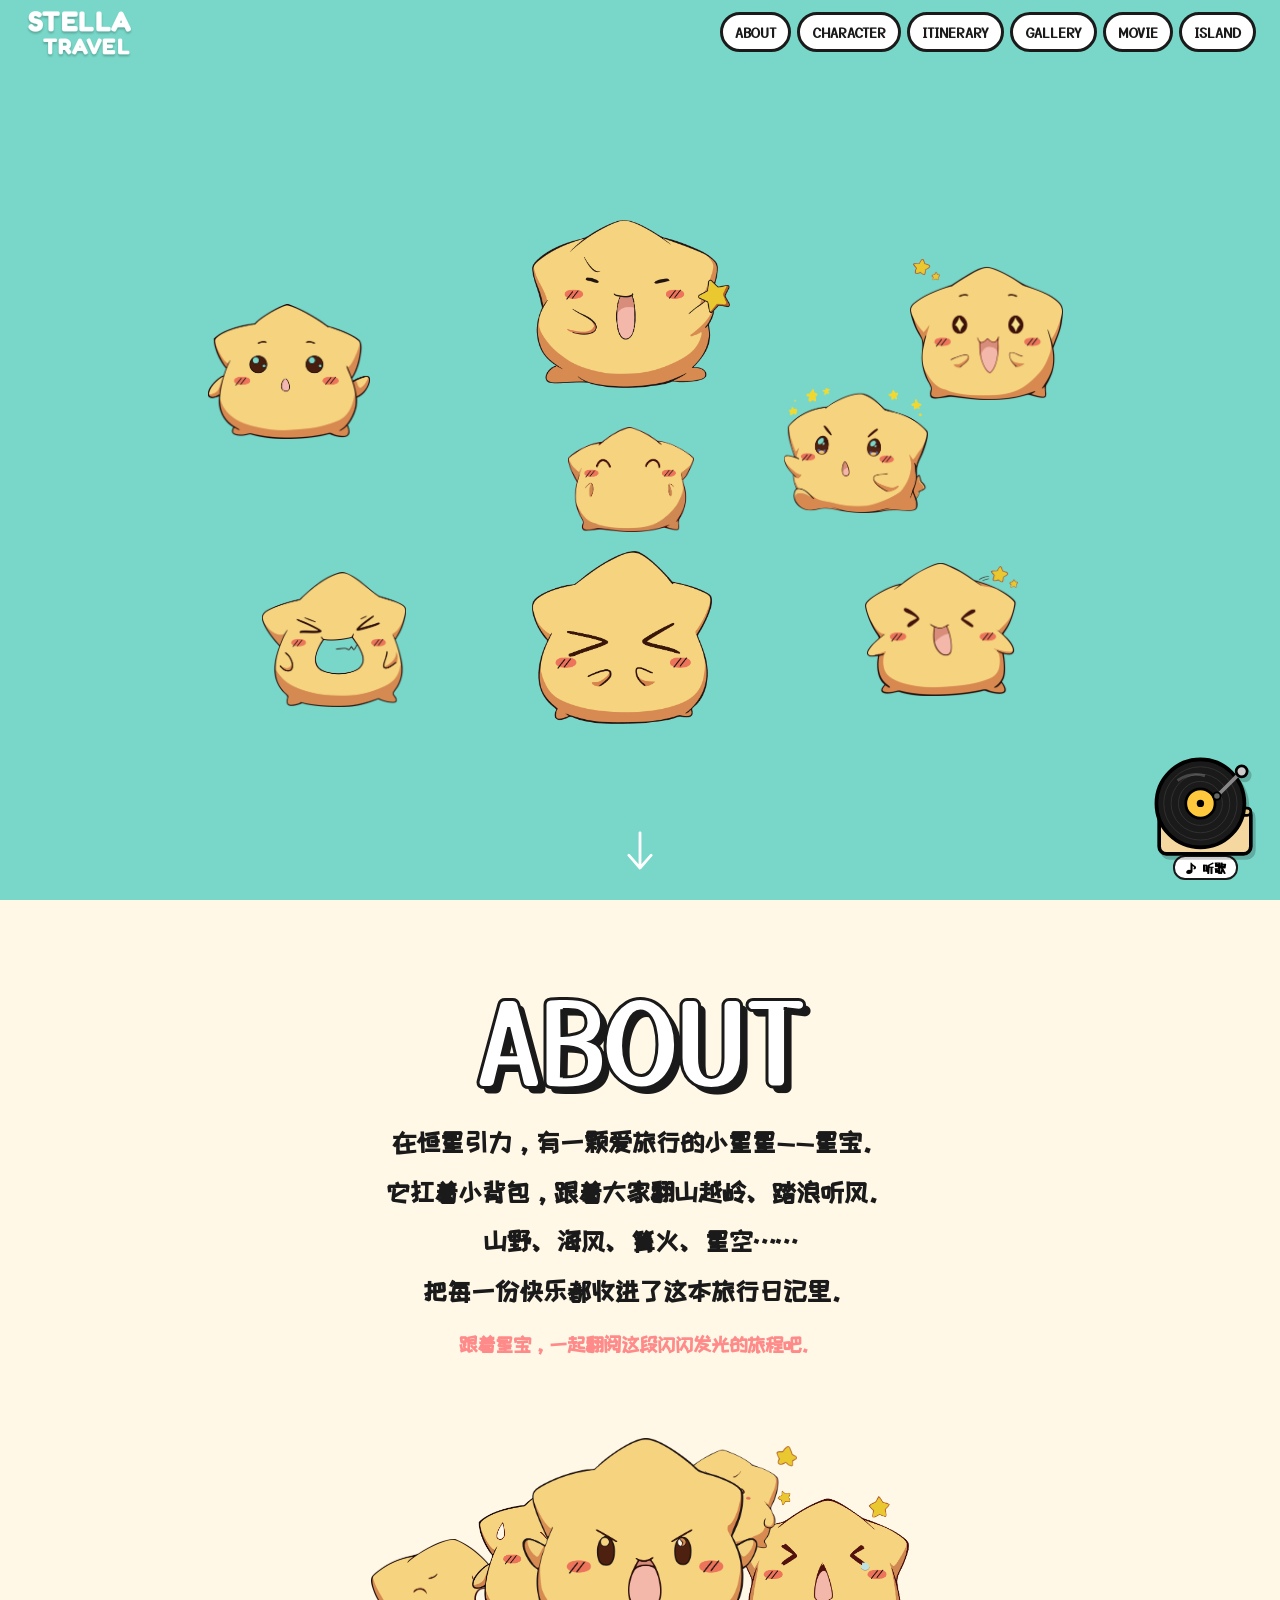
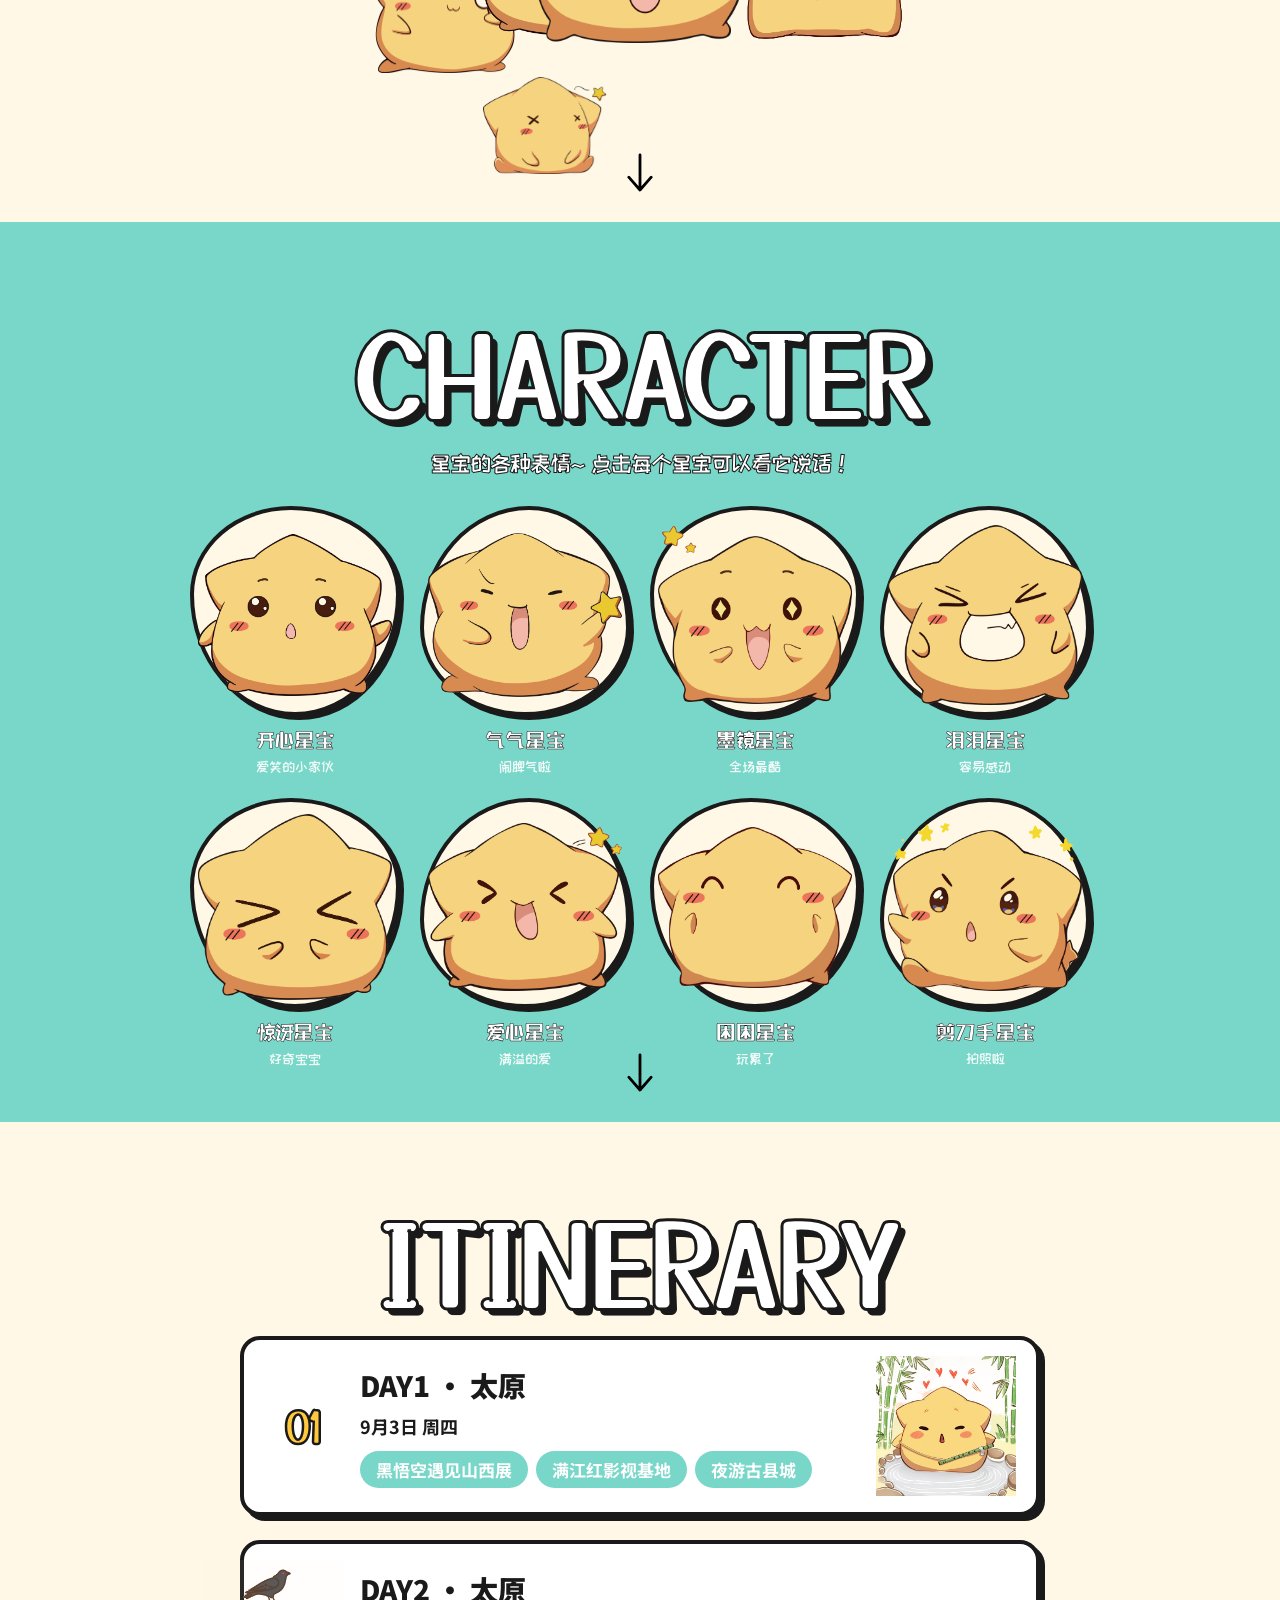
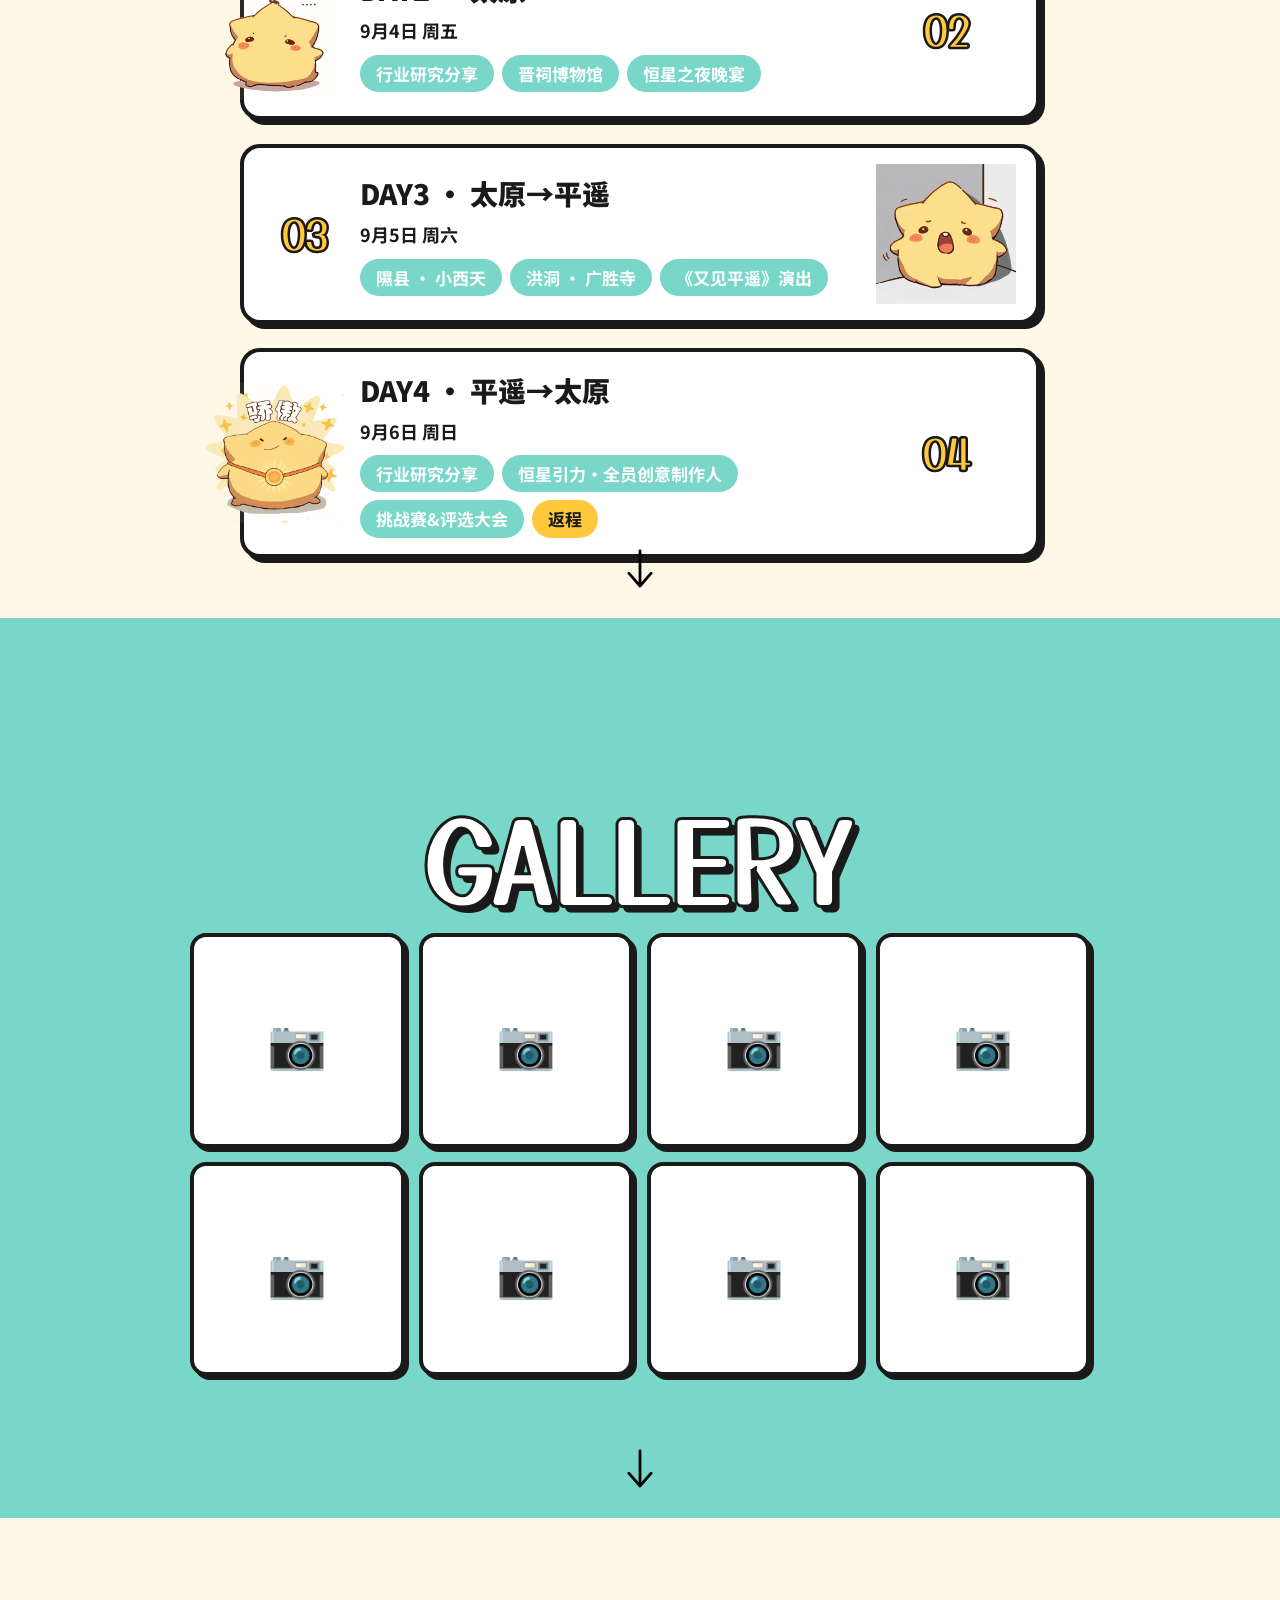
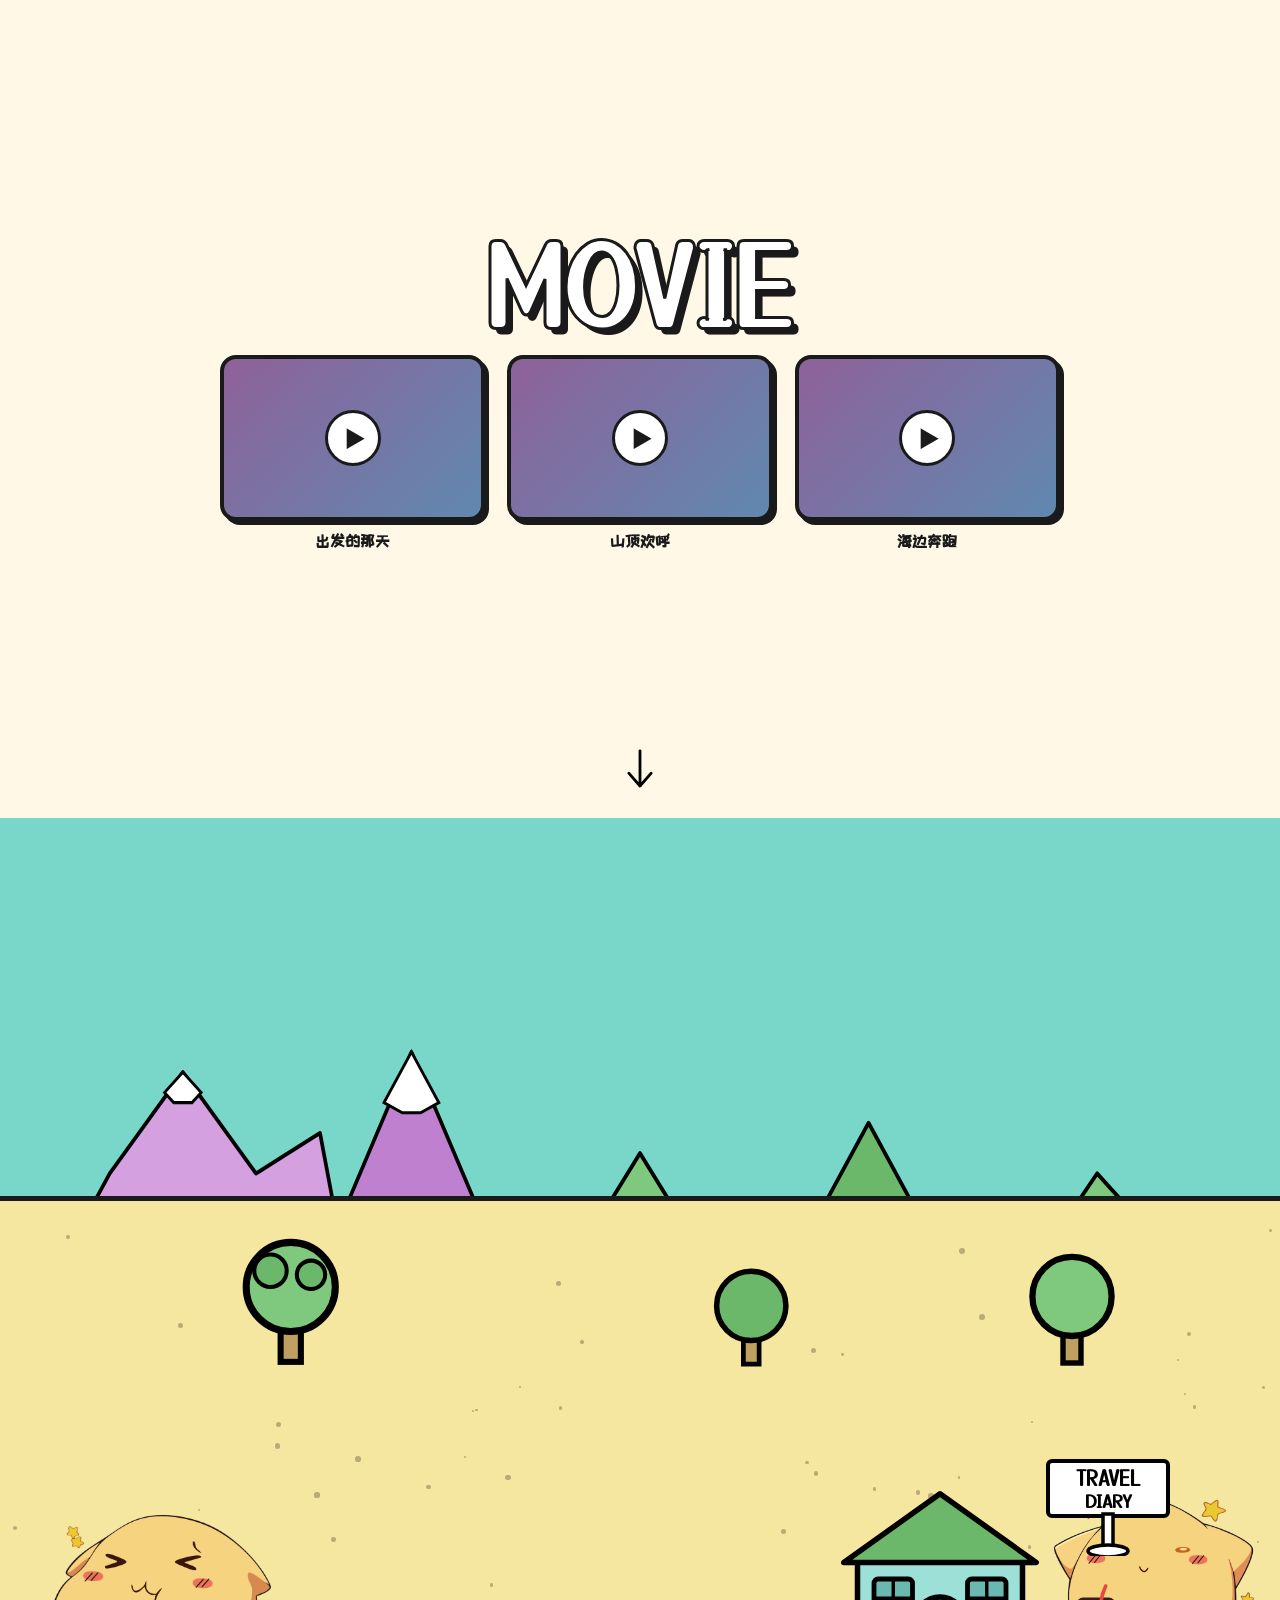
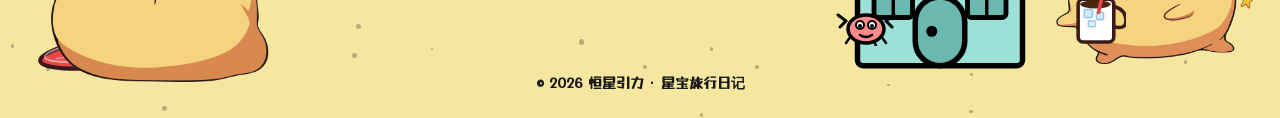
<file: 团建网站搭建/index.html>
<!DOCTYPE html>
<html lang="zh-CN">
<head>
  <meta charset="UTF-8" />
  <meta name="viewport" content="width=device-width, initial-scale=1.0" />
  <title>星宝旅行日记 · 恒星引力团建</title>
  <link rel="preconnect" href="https://fonts.googleapis.com" />
  <link rel="preconnect" href="https://fonts.gstatic.com" crossorigin />
  <link href="https://fonts.googleapis.com/css2?family=Fredoka:wght@600;700&family=Nunito:wght@800;900&family=Yusei+Magic&family=ZCOOL+KuaiLe&family=Noto+Sans+SC:wght@400;500;700;900&display=swap" rel="stylesheet" />
  <link rel="stylesheet" href="css/style.css" />
  <link rel="icon" href="data:image/svg+xml,%3Csvg xmlns='http://www.w3.org/2000/svg' viewBox='0 0 100 100'%3E%3Cpath d='M50 6 L62 38 L96 38 L68 58 L78 92 L50 72 L22 92 L32 58 L4 38 L38 38 Z' fill='%23FFC83D' stroke='%23000' stroke-width='5' stroke-linejoin='round'/%3E%3C/svg%3E" />
</head>
<body>

  <!-- ============ 漂浮小云（从下往上） ============ -->
  <div class="clouds" aria-hidden="true" id="clouds"></div>

  <!-- ============ 固定顶部导航 ============ -->
  <header class="site-header">
    <a href="#hero" class="logo">
      <svg viewBox="0 0 220 95" xmlns="http://www.w3.org/2000/svg" aria-hidden="true">
        <defs>
          <!-- 泡芙毛绒立体阴影：多层柔和投影 -->
          <filter id="puffyShadow" x="-15%" y="-25%" width="130%" height="170%">
            <feGaussianBlur in="SourceAlpha" stdDeviation="1.5" result="blur1"/>
            <feOffset dx="0" dy="3" in="blur1" result="offset1"/>
            <feComponentTransfer><feFuncA type="linear" slope="0.25"/></feComponentTransfer>
            <feMerge><feMergeNode/><feMergeNode in="SourceGraphic"/></feMerge>
          </filter>
          <!-- 高光效果（顶部亮光模拟奶油凸起） -->
          <filter id="creamyHighlight" x="-10%" y="-10%" width="120%" height="120%">
            <feGaussianBlur in="SourceAlpha" stdDeviation="4"/>
            <feOffset dx="0" dy="-2" result="highlight"/>
            <feComposite in="highlight" in2="SourceGraphic" operator="arithmetic" k2="-1" k3="1" result="innerGlow"/>
            <feFlood flood-color="#fff" flood-opacity="0.3" result="whiteFlood"/>
            <feComposite in="whiteFlood" in2="innerGlow" operator="in" result="highlightOverlay"/>
            <feMerge><feMergeNode in="SourceGraphic"/><feMergeNode in="highlightOverlay"/></feMerge>
          </filter>
        </defs>
        <g fill="#fff" filter="url(#puffyShadow)">
          <!-- STELLA -->
          <text x="6" y="45" font-family="'Fredoka', 'Nunito', 'Baloo 2', 'ZCOOL KuaiLe', sans-serif" font-size="48" font-weight="700" letter-spacing="1">STELLA</text>
          <!-- TRAVEL -->
          <text x="32" y="85" font-family="'Fredoka', 'Nunito', 'Baloo 2', sans-serif" font-size="38" font-weight="700" letter-spacing="1.5">TRAVEL</text>
        </g>
      </svg>
    </a>
    <nav class="top-nav">
      <a href="#about">ABOUT</a>
      <a href="#character">CHARACTER</a>
      <a href="#diary">ITINERARY</a>
      <a href="#gallery">GALLERY</a>
      <a href="#movie">MOVIE</a>
      <a href="#island">ISLAND</a>
    </nav>
  </header>

  <!-- ============ 黑胶唱片机（固定右下角，点击播放） ============ -->
  <button class="vinyl-player" id="vinylPlayer" aria-label="播放音乐">
    <svg viewBox="0 0 120 120" class="vinyl-svg">
      <!-- 唱片机底座 -->
      <rect x="10" y="60" width="100" height="50" rx="8" fill="#F5D7A0" stroke="#000" stroke-width="4"/>
      <rect x="10" y="60" width="100" height="8" rx="4" fill="#E8C880" stroke="#000" stroke-width="3"/>
      <!-- 黑胶唱片（可旋转） -->
      <g class="record-disc">
        <circle cx="55" cy="55" r="48" fill="#1a1a1a" stroke="#000" stroke-width="4"/>
        <circle cx="55" cy="55" r="40" fill="none" stroke="#333" stroke-width="1"/>
        <circle cx="55" cy="55" r="32" fill="none" stroke="#333" stroke-width="1"/>
        <circle cx="55" cy="55" r="24" fill="none" stroke="#333" stroke-width="1"/>
        <circle cx="55" cy="55" r="16" fill="#FFC83D" stroke="#000" stroke-width="3"/>
        <circle cx="55" cy="55" r="4" fill="#000"/>
        <path d="M30 30 Q45 20 60 25" stroke="rgba(255,255,255,0.2)" stroke-width="3" fill="none"/>
      </g>
      <!-- 唱臂（不转） -->
      <line x1="100" y1="20" x2="75" y2="45" stroke="#888" stroke-width="4" stroke-linecap="round"/>
      <circle cx="100" cy="20" r="6" fill="#ccc" stroke="#000" stroke-width="3"/>
      <circle cx="73" cy="47" r="4" fill="#666" stroke="#000" stroke-width="2"/>
    </svg>
    <span class="vinyl-label">点我听歌</span>
  </button>
  <audio id="bgm" loop preload="none">
    <source src="最后一页/audio/恒星向前冲.wav" type="audio/wav" />
  </audio>

  <!-- ============ 1. HERO 首页：星宝们散落玩音乐 ============ -->
  <section class="screen screen-hero" id="hero">
    <div class="scatter">
      <div class="sc sc-1"><img src="星宝表情包/transparent/hero/资源 1.png" alt="星宝" class="bao"/></div>
      <div class="sc sc-2"><img src="星宝表情包/transparent/hero/资源 2.png" alt="星宝" class="bao"/></div>
      <div class="sc sc-3"><img src="星宝表情包/transparent/hero/资源 3.png" alt="星宝" class="bao"/></div>
      <div class="sc sc-4"><img src="星宝表情包/transparent/hero/资源 4.png" alt="星宝" class="bao"/></div>
      <div class="sc sc-5"><img src="星宝表情包/transparent/hero/资源 5.png" alt="星宝" class="bao"/></div>
      <div class="sc sc-6"><img src="星宝表情包/transparent/hero/资源 6.png" alt="星宝" class="bao"/></div>
      <div class="sc sc-7"><img src="星宝表情包/transparent/hero/资源 7.png" alt="星宝" class="bao"/></div>
      <div class="sc sc-8"><img src="星宝表情包/transparent/hero/资源 8.png" alt="星宝" class="bao"/></div>
    </div>
    <a href="#about" class="down-arrow" aria-label="next">
      <svg viewBox="0 0 40 60" fill="none" stroke="#fff" stroke-width="3.5" stroke-linecap="round" stroke-linejoin="round"><path d="M20 6 L20 48 M6 34 L20 50 L34 34"/></svg>
    </a>
  </section>

  <!-- ============ 2. ABOUT 关于星宝 ============ -->
  <section class="screen screen-about" id="about">
    <h2 class="big-title">ABOUT</h2>
    <div class="about-text">
      <p>在恒星引力，有一颗爱旅行的小星星——星宝。</p>
      <p>它扛着小背包，跟着大家翻山越岭、踏浪听风。</p>
      <p>山野、海风、篝火、星空……</p>
      <p>把每一份快乐都收进了这本旅行日记里。</p>
      <p class="about-sub">跟着星宝，一起翻阅这段闪闪发光的旅程吧。</p>
    </div>
    <div class="group-illu">
      <div class="group-stars">
        <!-- 中间主星（大） -->
        <img src="星宝表情包/transparent/资源 9.png" class="gs gs-main" alt=""/>
        <!-- 左抱书（替换左下方小星） -->
        <img src="星宝表情包/transparent/资源 10.png" class="gs gs-left-book" alt=""/>
        <!-- 左皱眉 -->
        <img src="星宝表情包/transparent/资源 11.png" class="gs gs-left-frown" alt=""/>
        <!-- 右挥手 -->
        <img src="星宝表情包/transparent/资源 12.png" class="gs gs-right-wave" alt=""/>
        <!-- 中右唱歌 -->
        <img src="星宝表情包/transparent/资源 13.png" class="gs gs-right-sing" alt=""/>
        <!-- 下方小黄脸 -->
        <img src="星宝表情包/transparent/资源 14.png" class="gs gs-bottom-smile" alt=""/>
      </div>
    </div>
    <a href="#character" class="down-arrow" aria-label="next">
      <svg viewBox="0 0 40 60" fill="none" stroke="#000" stroke-width="3.5" stroke-linecap="round" stroke-linejoin="round"><path d="M20 6 L20 48 M6 34 L20 50 L34 34"/></svg>
    </a>
  </section>

  <!-- ============ 3. CHARACTER 星宝表情图鉴 ============ -->
  <section class="screen screen-character" id="character">
    <h2 class="big-title">CHARACTER</h2>
    <p class="char-sub">星宝的各种表情~ 点击每个星宝可以看它说话！</p>
    <div class="char-grid">
      <div class="char-item" data-word="嗨~我是星宝！" data-sound="happy">
        <div class="char-scallop"><img src="星宝表情包/transparent/资源 1.png" alt="开心星宝" class="char-img"/></div>
        <h3>开心星宝</h3><p>爱笑的小家伙</p>
      </div>
      <div class="char-item" data-word="哼！不理你了~" data-sound="angry">
        <div class="char-scallop"><img src="星宝表情包/transparent/资源 2.png" alt="气气星宝" class="char-img"/></div>
        <h3>气气星宝</h3><p>闹脾气啦</p>
      </div>
      <div class="char-item" data-word="哇！好酷~" data-sound="cool">
        <div class="char-scallop"><img src="星宝表情包/transparent/资源 3.png" alt="墨镜星宝" class="char-img"/></div>
        <h3>墨镜星宝</h3><p>全场最酷</p>
      </div>
      <div class="char-item" data-word="呜呜呜...好感动" data-sound="cry">
        <div class="char-scallop"><img src="星宝表情包/transparent/资源 4.png" alt="泪泪星宝" class="char-img"/></div>
        <h3>泪泪星宝</h3><p>容易感动</p>
      </div>
      <div class="char-item" data-word="诶？真的吗！" data-sound="surprised">
        <div class="char-scallop"><img src="星宝表情包/transparent/资源 5.png" alt="惊讶星宝" class="char-img"/></div>
        <h3>惊讶星宝</h3><p>好奇宝宝</p>
      </div>
      <div class="char-item" data-word="爱你们哟~" data-sound="love">
        <div class="char-scallop"><img src="星宝表情包/transparent/资源 6.png" alt="爱心星宝" class="char-img"/></div>
        <h3>爱心星宝</h3><p>满溢的爱</p>
      </div>
      <div class="char-item" data-word="呼...呼..." data-sound="sleepy">
        <div class="char-scallop"><img src="星宝表情包/transparent/资源 7.png" alt="困困星宝" class="char-img"/></div>
        <h3>困困星宝</h3><p>玩累了</p>
      </div>
      <div class="char-item" data-word="耶！茄子~" data-sound="peace">
        <div class="char-scallop"><img src="星宝表情包/transparent/资源 8.png" alt="剪刀手星宝" class="char-img"/></div>
        <h3>剪刀手星宝</h3><p>拍照啦</p>
      </div>
    </div>
    <a href="#diary" class="down-arrow" aria-label="next">
      <svg viewBox="0 0 40 60" fill="none" stroke="#000" stroke-width="3.5" stroke-linecap="round" stroke-linejoin="round"><path d="M20 6 L20 48 M6 34 L20 50 L34 34"/></svg>
    </a>
  </section>

  <!-- ============ 4. DIARY 行程亮点 ============ -->
  <section class="screen screen-diary" id="diary">
    <h2 class="big-title">ITINERARY</h2>
    <div class="diary-scroll">
      <div class="diary-row">
        <div class="diary-num">01</div>
        <div class="diary-info">
          <h3 class="diary-name">DAY1 · 太原</h3>
          <p class="diary-date-text">9月3日 周四</p>
          <ul class="diary-tags">
            <li>黑悟空遇见山西展</li>
            <li>满江红影视基地</li>
            <li>夜游古县城</li>
          </ul>
        </div>
        <div class="diary-bao"><img src="星宝表情包/transparent/2_2.png" alt="星宝" class="bao-img"/></div>
      </div>
      <div class="diary-row reverse">
        <div class="diary-num">02</div>
        <div class="diary-info">
          <h3 class="diary-name">DAY2 · 太原</h3>
          <p class="diary-date-text">9月4日 周五</p>
          <ul class="diary-tags">
            <li>行业研究分享</li>
            <li>晋祠博物馆</li>
            <li>恒星之夜晚宴</li>
          </ul>
        </div>
        <div class="diary-bao"><img src="星宝表情包/transparent/2_4.png" alt="星宝" class="bao-img"/></div>
      </div>
      <div class="diary-row">
        <div class="diary-num">03</div>
        <div class="diary-info">
          <h3 class="diary-name">DAY3 · 太原→平遥</h3>
          <p class="diary-date-text">9月5日 周六</p>
          <ul class="diary-tags">
            <li>隰县 · 小西天</li>
            <li>洪洞 · 广胜寺</li>
            <li>《又见平遥》演出</li>
          </ul>
        </div>
        <div class="diary-bao"><img src="星宝表情包/transparent/2_5.png" alt="星宝" class="bao-img"/></div>
      </div>
      <div class="diary-row reverse">
        <div class="diary-num">04</div>
        <div class="diary-info">
          <h3 class="diary-name">DAY4 · 平遥→太原</h3>
          <p class="diary-date-text">9月6日 周日</p>
          <ul class="diary-tags">
            <li>行业研究分享</li>
            <li>恒星引力·全员创意制作人</li>
            <li>挑战赛&评选大会</li>
            <li class="tag-return">返程</li>
          </ul>
        </div>
        <div class="diary-bao"><img src="星宝表情包/transparent/3_表情包第二弹-8.png" alt="星宝" class="bao-img"/></div>
      </div>
    </div>
    <a href="#gallery" class="down-arrow" aria-label="next">
      <svg viewBox="0 0 40 60" fill="none" stroke="#000" stroke-width="3.5" stroke-linecap="round" stroke-linejoin="round"><path d="M20 6 L20 48 M6 34 L20 50 L34 34"/></svg>
    </a>
  </section>

  <!-- ============ 5. GALLERY 影像相册 ============ -->
  <section class="screen screen-gallery" id="gallery">
    <h2 class="big-title">GALLERY</h2>
    <div class="gallery-wrap">
      <div class="photo-grid">
        <div class="photo"><div class="ph-box"><span>📷</span></div></div>
        <div class="photo"><div class="ph-box"><span>📷</span></div></div>
        <div class="photo"><div class="ph-box"><span>📷</span></div></div>
        <div class="photo"><div class="ph-box"><span>📷</span></div></div>
        <div class="photo"><div class="ph-box"><span>📷</span></div></div>
        <div class="photo"><div class="ph-box"><span>📷</span></div></div>
        <div class="photo"><div class="ph-box"><span>📷</span></div></div>
        <div class="photo"><div class="ph-box"><span>📷</span></div></div>
      </div>
    </div>
    <a href="#movie" class="down-arrow" aria-label="next">
      <svg viewBox="0 0 40 60" fill="none" stroke="#000" stroke-width="3.5" stroke-linecap="round" stroke-linejoin="round"><path d="M20 6 L20 48 M6 34 L20 50 L34 34"/></svg>
    </a>
  </section>

  <!-- ============ 6. MOVIE 视频集锦 ============ -->
  <section class="screen screen-movie" id="movie">
    <h2 class="big-title">MOVIE</h2>
    <div class="movie-grid">
      <div class="mv-card"><div class="mv-thumb"><span class="play-btn">▶</span></div><p>出发的那天</p></div>
      <div class="mv-card"><div class="mv-thumb"><span class="play-btn">▶</span></div><p>山顶欢呼</p></div>
      <div class="mv-card"><div class="mv-thumb"><span class="play-btn">▶</span></div><p>海边奔跑</p></div>
    </div>
    <a href="#island" class="down-arrow" aria-label="next">
      <svg viewBox="0 0 40 60" fill="none" stroke="#000" stroke-width="3.5" stroke-linecap="round" stroke-linejoin="round"><path d="M20 6 L20 48 M6 34 L20 50 L34 34"/></svg>
    </a>
  </section>

  <!-- ============ 7. ISLAND 星宝岛（沙滩场景·仿raccos结尾页） ============ -->
  <section class="screen screen-island" id="island">
    <!-- 天空+远山层 -->
    <div class="island-sky">
      <!-- 紫色山 -->
      <svg class="island-mountain" viewBox="0 0 1400 400" preserveAspectRatio="none">
        <!-- 雪山/火山（左） -->
        <path d="M0 400 L120 200 L200 100 L280 200 L350 160 L400 400 Z" fill="#D4A0E0" stroke="#000" stroke-width="4" stroke-linejoin="round"/>
        <path d="M180 120 L200 100 L220 120 L210 130 L190 130 Z" fill="#fff" stroke="#000" stroke-width="3"/>
        <!-- 紫色大山（中） -->
        <path d="M300 400 L450 80 L600 400 Z" fill="#C080D0" stroke="#000" stroke-width="4" stroke-linejoin="round"/>
        <path d="M420 130 L450 80 L480 130 L460 140 L440 140 Z" fill="#fff" stroke="#000" stroke-width="3"/>
        <!-- 绿山丘 -->
        <path d="M550 400 L700 180 L850 400 Z" fill="#7FC97F" stroke="#000" stroke-width="4" stroke-linejoin="round"/>
        <path d="M800 400 L950 150 L1100 400 Z" fill="#6BB86B" stroke="#000" stroke-width="4" stroke-linejoin="round"/>
        <path d="M1050 400 L1200 200 L1400 400 Z" fill="#7FC97F" stroke="#000" stroke-width="4" stroke-linejoin="round"/>
      </svg>
      <!-- 树 -->
      <div class="island-trees">
        <svg class="tree t1" viewBox="0 0 60 80"><rect x="25" y="45" width="10" height="30" fill="#C0A060" stroke="#000" stroke-width="3"/><circle cx="30" cy="38" r="22" fill="#7FC97F" stroke="#000" stroke-width="3.5"/><circle cx="20" cy="30" r="8" fill="#6BB86B" stroke="#000" stroke-width="2"/><circle cx="40" cy="32" r="7" fill="#6BB86B" stroke="#000" stroke-width="2"/></svg>
        <svg class="tree t2" viewBox="0 0 60 80"><rect x="25" y="45" width="10" height="30" fill="#C0A060" stroke="#000" stroke-width="3"/><circle cx="30" cy="38" r="22" fill="#6BB86B" stroke="#000" stroke-width="3.5"/></svg>
        <svg class="tree t3" viewBox="0 0 60 80"><rect x="25" y="45" width="10" height="30" fill="#C0A060" stroke="#000" stroke-width="3"/><circle cx="30" cy="38" r="22" fill="#7FC97F" stroke="#000" stroke-width="3.5"/></svg>
      </div>
      <!-- 小屋 -->
      <div class="island-house">
        <svg viewBox="0 0 160 140">
          <rect x="20" y="55" width="120" height="80" rx="4" fill="#9DE0D8" stroke="#000" stroke-width="4"/>
          <polygon points="10,60 80,10 150,60" fill="#6BB86B" stroke="#000" stroke-width="4" stroke-linejoin="round"/>
          <rect x="62" y="85" width="36" height="50" rx="18" fill="#6BB8B0" stroke="#000" stroke-width="4"/>
          <circle cx="74" cy="110" r="4" fill="#000"/>
          <rect x="32" y="72" width="28" height="28" rx="3" fill="#6BB8B0" stroke="#000" stroke-width="3.5"/>
          <rect x="100" y="72" width="28" height="28" rx="3" fill="#6BB8B0" stroke="#000" stroke-width="3.5"/>
          <line x1="46" y1="72" x2="46" y2="100" stroke="#000" stroke-width="2.5"/>
          <line x1="32" y1="86" x2="60" y2="86" stroke="#000" stroke-width="2.5"/>
          <line x1="114" y1="72" x2="114" y2="100" stroke="#000" stroke-width="2.5"/>
          <line x1="100" y1="86" x2="128" y2="86" stroke="#000" stroke-width="2.5"/>
        </svg>
      </div>
      <!-- ONLINE STORE 牌子 -->
      <div class="island-sign">
        <svg viewBox="0 0 140 100">
          <rect x="10" y="5" width="120" height="55" rx="4" fill="#fff" stroke="#000" stroke-width="4"/>
          <text x="70" y="30" text-anchor="middle" font-family="Yusei Magic,sans-serif" font-size="20" font-weight="900" fill="#000">TRAVEL</text>
          <text x="70" y="52" text-anchor="middle" font-family="Yusei Magic,sans-serif" font-size="18" font-weight="900" fill="#000">DIARY</text>
          <rect x="65" y="58" width="10" height="40" fill="#fff" stroke="#000" stroke-width="3.5"/>
          <ellipse cx="70" cy="95" rx="20" ry="6" fill="#fff" stroke="#000" stroke-width="3.5"/>
        </svg>
      </div>
      <!-- 小螃蟹 -->
      <div class="island-crab">
        <svg viewBox="0 0 60 45">
          <ellipse cx="30" cy="28" rx="18" ry="14" fill="#FF8A8A" stroke="#000" stroke-width="3.5"/>
          <circle cx="24" cy="24" r="4" fill="#fff" stroke="#000" stroke-width="2"/>
          <circle cx="36" cy="24" r="4" fill="#fff" stroke="#000" stroke-width="2"/>
          <circle cx="24" cy="25" r="2" fill="#000"/>
          <circle cx="36" cy="25" r="2" fill="#000"/>
          <path d="M24 34 Q30 38 36 34" stroke="#000" stroke-width="2.5" fill="none" stroke-linecap="round"/>
          <path d="M10 20 L2 14 M10 20 L4 26" stroke="#000" stroke-width="3" stroke-linecap="round"/>
          <path d="M50 20 L58 14 M50 20 L56 26" stroke="#000" stroke-width="3" stroke-linecap="round"/>
          <path d="M15 35 L10 42 M22 40 L20 45 M38 40 L40 45 M45 35 L50 42" stroke="#000" stroke-width="2.5" stroke-linecap="round"/>
        </svg>
      </div>
      <!-- 冲浪板星宝（资源17 wink + 红色冲浪板）在左侧 -->
      <div class="island-surfer island-star">
        <!-- 红色冲浪板（在星宝背后） -->
        <svg class="prop-surf" viewBox="0 0 200 50">
          <ellipse cx="100" cy="25" rx="95" ry="16" fill="#E84545" stroke="#3D1A1A" stroke-width="4"/>
          <ellipse cx="100" cy="22" rx="90" ry="12" fill="none" stroke="#fff" stroke-width="2" opacity="0.5"/>
          <line x1="20" y1="25" x2="180" y2="25" stroke="#fff" stroke-width="1.5" opacity="0.4" stroke-dasharray="8 6"/>
          <path d="M90 38 L100 50 L110 38 Z" fill="#C03030" stroke="#3D1A1A" stroke-width="3"/>
        </svg>
        <img src="星宝表情包/transparent/island/资源 17.png" alt="冲浪星宝" class="starbao-img"/>
      </div>
      <!-- 咖啡星宝（资源19 眯眼笑 + 冰美式咖啡）在右侧 -->
      <div class="island-coffee island-star">
        <img src="星宝表情包/transparent/island/资源 19.png" alt="咖啡星宝" class="starbao-img"/>
        <!-- 冰美式咖啡杯（在星宝身前） -->
        <svg class="prop-coffee" viewBox="0 0 55 65">
          <!-- 杯身 -->
          <rect x="8" y="15" width="35" height="42" rx="5" fill="#fff" stroke="#3D1A1A" stroke-width="3.5"/>
          <!-- 杯柄 -->
          <path d="M43 22 Q55 25 55 36 Q55 45 43 42" fill="none" stroke="#3D1A1A" stroke-width="3.5" stroke-linecap="round"/>
          <!-- 咖啡液体（冰美式深棕色） -->
          <ellipse cx="25" cy="20" rx="15" ry="4" fill="#4A2810"/>
          <!-- 冰块 -->
          <rect x="14" y="25" width="8" height="8" rx="1" fill="#C8E8FF" stroke="#7EB8E0" stroke-width="1.5" opacity="0.8"/>
          <rect x="26" y="28" width="7" height="7" rx="1" fill="#C8E8FF" stroke="#7EB8E0" stroke-width="1.5" opacity="0.8"/>
          <rect x="18" y="36" width="7" height="6" rx="1" fill="#C8E8FF" stroke="#7EB8E0" stroke-width="1.5" opacity="0.7"/>
          <!-- 吸管 -->
          <line x1="32" y1="10" x2="28" y2="28" stroke="#E84545" stroke-width="3.5" stroke-linecap="round"/>
          <line x1="32" y1="10" x2="35" y2="2" stroke="#E84545" stroke-width="3.5" stroke-linecap="round"/>
        </svg>
      </div>
      <!-- 沙粒点缀 -->
      <div class="sand-dots" id="sandDots"></div>
    </div>
    <!-- 版权 -->
    <p class="island-copy">© 2026 恒星引力 · 星宝旅行日记</p>
  </section>

  <!-- ============ 对话气泡（角色点击） ============ -->
  <div class="speech-bubble" id="speechBubble"></div>

  <!-- ============ 隐藏的SVG星宝精灵库 ============ -->
  <svg style="position:absolute;width:0;height:0;overflow:hidden" aria-hidden="true">
    <defs>
      <!-- 基础星宝身体（可复用内部path） -->
      <!-- 挥手 -->
      <symbol id="bao-wave" viewBox="0 0 200 220">
        <ellipse cx="160" cy="80" rx="16" ry="20" fill="#FFC83D" stroke="#000" stroke-width="5"/>
        <ellipse cx="40" cy="120" rx="15" ry="18" fill="#FFC83D" stroke="#000" stroke-width="5"/>
        <path d="M100 20 L124 88 L198 88 L144 130 L166 200 L100 156 L34 200 L56 130 L2 88 L76 88 Z" fill="#FFC83D" stroke="#000" stroke-width="5.5" stroke-linejoin="round"/>
        <ellipse cx="76" cy="118" rx="14" ry="10" fill="#FF8A8A" opacity="0.55"/>
        <ellipse cx="124" cy="118" rx="14" ry="10" fill="#FF8A8A" opacity="0.55"/>
        <circle cx="84" cy="102" r="9" fill="#000"/><circle cx="116" cy="102" r="9" fill="#000"/>
        <circle cx="87" cy="98" r="3" fill="#fff"/><circle cx="119" cy="98" r="3" fill="#fff"/>
        <path d="M88 124 Q100 138 112 124" stroke="#000" stroke-width="5" fill="none" stroke-linecap="round"/>
      </symbol>
      <!-- 弹吉他 -->
      <symbol id="bao-guitar" viewBox="0 0 200 220">
        <ellipse cx="38" cy="115" rx="15" ry="18" fill="#FFC83D" stroke="#000" stroke-width="5"/>
        <ellipse cx="160" cy="100" rx="15" ry="18" fill="#FFC83D" stroke="#000" stroke-width="5"/>
        <path d="M100 22 L122 86 L192 86 L142 126 L162 192 L100 152 L38 192 L58 126 L8 86 L78 86 Z" fill="#FFC83D" stroke="#000" stroke-width="5.5" stroke-linejoin="round"/>
        <ellipse cx="76" cy="118" rx="13" ry="9" fill="#FF8A8A" opacity="0.55"/>
        <ellipse cx="124" cy="118" rx="13" ry="9" fill="#FF8A8A" opacity="0.55"/>
        <circle cx="84" cy="102" r="8" fill="#000"/><circle cx="116" cy="102" r="8" fill="#000"/>
        <circle cx="86" cy="99" r="2.8" fill="#fff"/><circle cx="118" cy="99" r="2.8" fill="#fff"/>
        <path d="M88 120 Q100 130 112 120" stroke="#000" stroke-width="4.5" fill="none" stroke-linecap="round"/>
        <g transform="translate(30,120) rotate(-35)">
          <ellipse cx="0" cy="30" rx="28" ry="22" fill="#7FC97F" stroke="#000" stroke-width="4.5"/>
          <rect x="-8" y="-10" width="16" height="42" rx="3" fill="#7FC97F" stroke="#000" stroke-width="4.5"/>
          <circle cx="0" cy="-8" r="5" fill="#000"/>
        </g>
      </symbol>
      <!-- 敲鼓 -->
      <symbol id="bao-drum" viewBox="0 0 200 220">
        <ellipse cx="45" cy="105" rx="14" ry="17" fill="#FFC83D" stroke="#000" stroke-width="5"/>
        <ellipse cx="155" cy="105" rx="14" ry="17" fill="#FFC83D" stroke="#000" stroke-width="5"/>
        <path d="M100 22 L122 86 L192 86 L142 126 L162 192 L100 152 L38 192 L58 126 L8 86 L78 86 Z" fill="#FFC83D" stroke="#000" stroke-width="5.5" stroke-linejoin="round"/>
        <ellipse cx="76" cy="118" rx="13" ry="9" fill="#FF8A8A" opacity="0.55"/>
        <ellipse cx="124" cy="118" rx="13" ry="9" fill="#FF8A8A" opacity="0.55"/>
        <circle cx="84" cy="104" r="8" fill="#000"/><circle cx="116" cy="104" r="8" fill="#000"/>
        <circle cx="86" cy="101" r="2.8" fill="#fff"/><circle cx="118" cy="101" r="2.8" fill="#fff"/>
        <path d="M92 122 Q100 130 108 122" stroke="#000" stroke-width="4.5" fill="none" stroke-linecap="round"/>
        <ellipse cx="100" cy="162" rx="38" ry="20" fill="#FFD93D" stroke="#000" stroke-width="5"/>
        <ellipse cx="100" cy="152" rx="38" ry="11" fill="#FFF" stroke="#000" stroke-width="4"/>
        <line x1="48" y1="90" x2="32" y2="140" stroke="#8B5A2B" stroke-width="5" stroke-linecap="round"/>
        <circle cx="32" cy="142" r="8" fill="#A8D8F0" stroke="#000" stroke-width="3.5"/>
        <line x1="152" y1="90" x2="168" y2="140" stroke="#8B5A2B" stroke-width="5" stroke-linecap="round"/>
        <circle cx="168" cy="142" r="8" fill="#FF8A8A" stroke="#000" stroke-width="3.5"/>
      </symbol>
      <!-- 唱歌拿麦 -->
      <symbol id="bao-sing" viewBox="0 0 200 220">
        <ellipse cx="48" cy="108" rx="14" ry="17" fill="#FFC83D" stroke="#000" stroke-width="5"/>
        <ellipse cx="148" cy="88" rx="14" ry="17" fill="#FFC83D" stroke="#000" stroke-width="5"/>
        <path d="M100 22 L122 86 L192 86 L142 126 L162 192 L100 152 L38 192 L58 126 L8 86 L78 86 Z" fill="#FFC83D" stroke="#000" stroke-width="5.5" stroke-linejoin="round"/>
        <ellipse cx="76" cy="115" rx="12" ry="8" fill="#FF8A8A" opacity="0.5"/>
        <ellipse cx="118" cy="115" rx="12" ry="8" fill="#FF8A8A" opacity="0.5"/>
        <circle cx="84" cy="102" r="7" fill="#000"/><circle cx="116" cy="102" r="7" fill="#000"/>
        <circle cx="86" cy="99" r="2.5" fill="#fff"/><circle cx="118" cy="99" r="2.5" fill="#fff"/>
        <ellipse cx="100" cy="124" rx="10" ry="8" fill="#000"/>
        <path d="M94 126 Q100 134 106 126" fill="#FF6B6B"/>
        <ellipse cx="155" cy="70" rx="11" ry="14" fill="#222" stroke="#000" stroke-width="4"/>
        <rect x="151" y="82" width="8" height="24" rx="3" fill="#666" stroke="#000" stroke-width="3"/>
      </symbol>
      <!-- 看书 -->
      <symbol id="bao-book" viewBox="0 0 200 220">
        <ellipse cx="45" cy="110" rx="14" ry="17" fill="#FFC83D" stroke="#000" stroke-width="5"/>
        <ellipse cx="155" cy="110" rx="14" ry="17" fill="#FFC83D" stroke="#000" stroke-width="5"/>
        <path d="M100 22 L122 86 L192 86 L142 126 L162 192 L100 152 L38 192 L58 126 L8 86 L78 86 Z" fill="#FFC83D" stroke="#000" stroke-width="5.5" stroke-linejoin="round"/>
        <circle cx="84" cy="104" r="8" fill="#000"/><circle cx="116" cy="104" r="8" fill="#000"/>
        <circle cx="87" cy="100" r="2.5" fill="#fff"/><circle cx="119" cy="100" r="2.5" fill="#fff"/>
        <path d="M92 122 Q100 128 108 122" stroke="#000" stroke-width="4" fill="none" stroke-linecap="round"/>
        <rect x="60" y="138" width="80" height="42" rx="4" fill="#A8D8F0" stroke="#000" stroke-width="5"/>
        <line x1="100" y1="138" x2="100" y2="180" stroke="#000" stroke-width="4"/>
        <line x1="72" y1="150" x2="92" y2="150" stroke="#000" stroke-width="2"/>
        <line x1="72" y1="160" x2="90" y2="160" stroke="#000" stroke-width="2"/>
        <line x1="108" y1="150" x2="128" y2="150" stroke="#000" stroke-width="2"/>
        <line x1="108" y1="160" x2="126" y2="160" stroke="#000" stroke-width="2"/>
      </symbol>
      <!-- 挥棒指挥 -->
      <symbol id="bao-wand" viewBox="0 0 200 220">
        <ellipse cx="158" cy="48" rx="13" ry="16" fill="#FFC83D" stroke="#000" stroke-width="5"/>
        <ellipse cx="48" cy="110" rx="14" ry="17" fill="#FFC83D" stroke="#000" stroke-width="5"/>
        <path d="M100 22 L122 86 L192 86 L142 126 L162 192 L100 152 L38 192 L58 126 L8 86 L78 86 Z" fill="#FFC83D" stroke="#000" stroke-width="5.5" stroke-linejoin="round"/>
        <ellipse cx="100" cy="22" rx="22" ry="7" fill="#000"/>
        <rect x="86" y="6" width="28" height="20" rx="4" fill="#FF6B6B" stroke="#000" stroke-width="4"/>
        <circle cx="114" cy="4" r="6" fill="#FFD93D" stroke="#000" stroke-width="3"/>
        <ellipse cx="76" cy="118" rx="12" ry="8" fill="#FF8A8A" opacity="0.5"/>
        <ellipse cx="124" cy="118" rx="12" ry="8" fill="#FF8A8A" opacity="0.5"/>
        <circle cx="84" cy="104" r="8" fill="#000"/><circle cx="116" cy="104" r="8" fill="#000"/>
        <circle cx="86" cy="101" r="2.8" fill="#fff"/><circle cx="118" cy="101" r="2.8" fill="#fff"/>
        <path d="M94 122 Q100 128 106 122" stroke="#000" stroke-width="4" fill="none" stroke-linecap="round"/>
        <line x1="158" y1="35" x2="185" y2="2" stroke="#000" stroke-width="5" stroke-linecap="round"/>
        <polygon points="185,2 197,-2 193,14" fill="#000"/>
      </symbol>
      <!-- 摇沙锤 -->
      <symbol id="bao-maraca" viewBox="0 0 200 220">
        <ellipse cx="42" cy="95" rx="12" ry="15" fill="#FFC83D" stroke="#000" stroke-width="5"/>
        <ellipse cx="158" cy="95" rx="12" ry="15" fill="#FFC83D" stroke="#000" stroke-width="5"/>
        <path d="M100 22 L122 86 L192 86 L142 126 L162 192 L100 152 L38 192 L58 126 L8 86 L78 86 Z" fill="#FFC83D" stroke="#000" stroke-width="5.5" stroke-linejoin="round"/>
        <path d="M88 124 Q100 138 112 124" stroke="#000" stroke-width="5" fill="#000" stroke-linecap="round"/>
        <circle cx="84" cy="100" r="7" fill="#000"/><circle cx="116" cy="100" r="7" fill="#000"/>
        <ellipse cx="35" cy="75" rx="14" ry="20" fill="#FF8A8A" stroke="#000" stroke-width="4"/>
        <rect x="31" y="92" width="8" height="30" rx="2" fill="#C06040" stroke="#000" stroke-width="3"/>
        <ellipse cx="165" cy="75" rx="14" ry="20" fill="#A8D8F0" stroke="#000" stroke-width="4"/>
        <rect x="161" y="92" width="8" height="30" rx="2" fill="#C06040" stroke="#000" stroke-width="3"/>
      </symbol>
      <!-- 吹号 -->
      <symbol id="bao-horn" viewBox="0 0 200 220">
        <ellipse cx="175" cy="115" rx="14" ry="16" fill="#FFC83D" stroke="#000" stroke-width="5"/>
        <ellipse cx="45" cy="108" rx="14" ry="17" fill="#FFC83D" stroke="#000" stroke-width="5"/>
        <path d="M100 22 L122 86 L192 86 L142 126 L162 192 L100 152 L38 192 L58 126 L8 86 L78 86 Z" fill="#FFC83D" stroke="#000" stroke-width="5.5" stroke-linejoin="round"/>
        <ellipse cx="76" cy="118" rx="12" ry="8" fill="#FF8A8A" opacity="0.5"/>
        <ellipse cx="122" cy="118" rx="12" ry="8" fill="#FF8A8A" opacity="0.5"/>
        <circle cx="84" cy="104" r="8" fill="#000"/><circle cx="116" cy="104" r="8" fill="#000"/>
        <circle cx="86" cy="101" r="2.8" fill="#fff"/><circle cx="118" cy="101" r="2.8" fill="#fff"/>
        <path d="M94 122 Q100 128 106 122" stroke="#000" stroke-width="4" fill="none" stroke-linecap="round"/>
        <rect x="100" y="118" width="70" height="10" rx="3" fill="#FFD93D" stroke="#000" stroke-width="4"/>
        <ellipse cx="180" cy="123" rx="18" ry="26" fill="#FFD93D" stroke="#000" stroke-width="4.5"/>
        <ellipse cx="180" cy="123" rx="12" ry="20" fill="#FF8A8A" stroke="#000" stroke-width="3"/>
        <circle cx="102" cy="123" r="5" fill="#888" stroke="#000" stroke-width="3"/>
      </symbol>

      <!-- ====== 表情星宝（CHARACTER页面用） ====== -->
      <!-- 开心 -->
      <symbol id="bao-happy" viewBox="0 0 200 220">
        <ellipse cx="40" cy="115" rx="15" ry="18" fill="#FFC83D" stroke="#000" stroke-width="5"/>
        <ellipse cx="160" cy="115" rx="15" ry="18" fill="#FFC83D" stroke="#000" stroke-width="5"/>
        <path d="M100 22 L122 86 L192 86 L142 126 L162 192 L100 152 L38 192 L58 126 L8 86 L78 86 Z" fill="#FFC83D" stroke="#000" stroke-width="5.5" stroke-linejoin="round"/>
        <ellipse cx="76" cy="115" rx="14" ry="10" fill="#FF8A8A" opacity="0.55"/>
        <ellipse cx="124" cy="115" rx="14" ry="10" fill="#FF8A8A" opacity="0.55"/>
        <path d="M78 96 Q84 88 92 96" stroke="#000" stroke-width="4.5" fill="none" stroke-linecap="round"/>
        <path d="M108 96 Q116 88 122 96" stroke="#000" stroke-width="4.5" fill="none" stroke-linecap="round"/>
        <path d="M82 120 Q100 142 118 120" stroke="#000" stroke-width="5" fill="none" stroke-linecap="round"/>
      </symbol>
      <!-- 生气 -->
      <symbol id="bao-angry" viewBox="0 0 200 220">
        <ellipse cx="40" cy="115" rx="15" ry="18" fill="#FFC83D" stroke="#000" stroke-width="5"/>
        <ellipse cx="160" cy="115" rx="15" ry="18" fill="#FFC83D" stroke="#000" stroke-width="5"/>
        <path d="M100 22 L122 86 L192 86 L142 126 L162 192 L100 152 L38 192 L58 126 L8 86 L78 86 Z" fill="#FFC83D" stroke="#000" stroke-width="5.5" stroke-linejoin="round"/>
        <ellipse cx="76" cy="120" rx="12" ry="8" fill="#FF8A8A" opacity="0.4"/>
        <ellipse cx="124" cy="120" rx="12" ry="8" fill="#FF8A8A" opacity="0.4"/>
        <line x1="76" y1="90" x2="92" y2="98" stroke="#000" stroke-width="5" stroke-linecap="round"/>
        <line x1="124" y1="90" x2="108" y2="98" stroke="#000" stroke-width="5" stroke-linecap="round"/>
        <circle cx="86" cy="108" r="7" fill="#000"/><circle cx="114" cy="108" r="7" fill="#000"/>
        <path d="M88 130 Q100 124 112 130" stroke="#000" stroke-width="5" fill="none" stroke-linecap="round"/>
      </symbol>
      <!-- 墨镜酷 -->
      <symbol id="bao-cool" viewBox="0 0 200 220">
        <ellipse cx="40" cy="115" rx="15" ry="18" fill="#FFC83D" stroke="#000" stroke-width="5"/>
        <ellipse cx="160" cy="115" rx="15" ry="18" fill="#FFC83D" stroke="#000" stroke-width="5"/>
        <path d="M100 22 L122 86 L192 86 L142 126 L162 192 L100 152 L38 192 L58 126 L8 86 L78 86 Z" fill="#FFC83D" stroke="#000" stroke-width="5.5" stroke-linejoin="round"/>
        <rect x="72" y="96" width="24" height="16" rx="4" fill="#000" stroke="#000" stroke-width="3"/>
        <rect x="104" y="96" width="24" height="16" rx="4" fill="#000" stroke="#000" stroke-width="3"/>
        <line x1="96" y1="104" x2="104" y2="104" stroke="#fff" stroke-width="2.5"/>
        <path d="M88 125 Q100 132 112 125" stroke="#000" stroke-width="4.5" fill="none" stroke-linecap="round"/>
      </symbol>
      <!-- 哭 -->
      <symbol id="bao-cry" viewBox="0 0 200 220">
        <ellipse cx="40" cy="115" rx="15" ry="18" fill="#FFC83D" stroke="#000" stroke-width="5"/>
        <ellipse cx="160" cy="115" rx="15" ry="18" fill="#FFC83D" stroke="#000" stroke-width="5"/>
        <path d="M100 22 L122 86 L192 86 L142 126 L162 192 L100 152 L38 192 L58 126 L8 86 L78 86 Z" fill="#FFC83D" stroke="#000" stroke-width="5.5" stroke-linejoin="round"/>
        <ellipse cx="76" cy="118" rx="12" ry="8" fill="#FF8A8A" opacity="0.5"/>
        <ellipse cx="124" cy="118" rx="12" ry="8" fill="#FF8A8A" opacity="0.5"/>
        <path d="M80 100 Q86 94 92 100" stroke="#000" stroke-width="4" fill="none" stroke-linecap="round"/>
        <path d="M108 100 Q114 94 120 100" stroke="#000" stroke-width="4" fill="none" stroke-linecap="round"/>
        <circle cx="86" cy="108" r="6" fill="#000"/><circle cx="114" cy="108" r="6" fill="#000"/>
        <path d="M88 128 Q100 120 112 128" stroke="#000" stroke-width="4.5" fill="none" stroke-linecap="round"/>
        <!-- 眼泪 -->
        <path d="M80 114 Q76 128 80 138 Q84 128 80 114" fill="#7EB8F0" stroke="#000" stroke-width="2.5"/>
        <path d="M120 114 Q124 128 120 138 Q116 128 120 114" fill="#7EB8F0" stroke="#000" stroke-width="2.5"/>
      </symbol>
      <!-- 惊讶 -->
      <symbol id="bao-surprised" viewBox="0 0 200 220">
        <ellipse cx="40" cy="115" rx="15" ry="18" fill="#FFC83D" stroke="#000" stroke-width="5"/>
        <ellipse cx="160" cy="115" rx="15" ry="18" fill="#FFC83D" stroke="#000" stroke-width="5"/>
        <path d="M100 22 L122 86 L192 86 L142 126 L162 192 L100 152 L38 192 L58 126 L8 86 L78 86 Z" fill="#FFC83D" stroke="#000" stroke-width="5.5" stroke-linejoin="round"/>
        <ellipse cx="76" cy="115" rx="12" ry="8" fill="#FF8A8A" opacity="0.4"/>
        <ellipse cx="124" cy="115" rx="12" ry="8" fill="#FF8A8A" opacity="0.4"/>
        <circle cx="86" cy="104" r="10" fill="#fff" stroke="#000" stroke-width="3.5"/>
        <circle cx="114" cy="104" r="10" fill="#fff" stroke="#000" stroke-width="3.5"/>
        <circle cx="86" cy="104" r="5" fill="#000"/><circle cx="114" cy="104" r="5" fill="#000"/>
        <ellipse cx="100" cy="128" rx="9" ry="12" fill="#000"/>
      </symbol>
      <!-- 爱心 -->
      <symbol id="bao-love" viewBox="0 0 200 220">
        <ellipse cx="40" cy="115" rx="15" ry="18" fill="#FFC83D" stroke="#000" stroke-width="5"/>
        <ellipse cx="160" cy="115" rx="15" ry="18" fill="#FFC83D" stroke="#000" stroke-width="5"/>
        <path d="M100 22 L122 86 L192 86 L142 126 L162 192 L100 152 L38 192 L58 126 L8 86 L78 86 Z" fill="#FFC83D" stroke="#000" stroke-width="5.5" stroke-linejoin="round"/>
        <ellipse cx="76" cy="115" rx="14" ry="10" fill="#FF8A8A" opacity="0.55"/>
        <ellipse cx="124" cy="115" rx="14" ry="10" fill="#FF8A8A" opacity="0.55"/>
        <!-- 爱心眼 -->
        <path d="M80 100 Q86 92 92 100 Q86 108 80 100 M80 100 Q74 92 80 100 Z" fill="#FF6B6B" stroke="#000" stroke-width="2"/>
        <path d="M108 100 Q114 92 120 100 Q114 108 108 100 M108 100 Q102 92 108 100 Z" fill="#FF6B6B" stroke="#000" stroke-width="2"/>
        <path d="M86 124 Q100 138 114 124" stroke="#000" stroke-width="5" fill="none" stroke-linecap="round"/>
        <!-- 头上爱心 -->
        <path d="M100 10 Q108 0 116 10 Q108 20 100 10 M100 10 Q92 0 100 10 Z" fill="#FF6B6B" stroke="#000" stroke-width="2"/>
      </symbol>
      <!-- 困 -->
      <symbol id="bao-sleepy" viewBox="0 0 200 220">
        <ellipse cx="40" cy="115" rx="15" ry="18" fill="#FFC83D" stroke="#000" stroke-width="5"/>
        <ellipse cx="160" cy="115" rx="15" ry="18" fill="#FFC83D" stroke="#000" stroke-width="5"/>
        <path d="M100 22 L122 86 L192 86 L142 126 L162 192 L100 152 L38 192 L58 126 L8 86 L78 86 Z" fill="#FFC83D" stroke="#000" stroke-width="5.5" stroke-linejoin="round"/>
        <ellipse cx="76" cy="120" rx="12" ry="8" fill="#FF8A8A" opacity="0.4"/>
        <ellipse cx="124" cy="120" rx="12" ry="8" fill="#FF8A8A" opacity="0.4"/>
        <path d="M78 106 Q86 102 94 106" stroke="#000" stroke-width="4" fill="none" stroke-linecap="round"/>
        <path d="M106 106 Q114 102 122 106" stroke="#000" stroke-width="4" fill="none" stroke-linecap="round"/>
        <path d="M90 126 Q100 132 110 126" stroke="#000" stroke-width="4" fill="none" stroke-linecap="round"/>
        <!-- Zzz -->
        <text x="140" y="40" font-family="Yusei Magic,sans-serif" font-size="28" font-weight="900" fill="#000">z</text>
        <text x="155" y="25" font-family="Yusei Magic,sans-serif" font-size="20" font-weight="900" fill="#000">z</text>
      </symbol>
      <!-- 剪刀手 -->
      <symbol id="bao-peace" viewBox="0 0 200 220">
        <ellipse cx="40" cy="115" rx="15" ry="18" fill="#FFC83D" stroke="#000" stroke-width="5"/>
        <ellipse cx="165" cy="75" rx="14" ry="16" fill="#FFC83D" stroke="#000" stroke-width="5"/>
        <path d="M100 22 L122 86 L192 86 L142 126 L162 192 L100 152 L38 192 L58 126 L8 86 L78 86 Z" fill="#FFC83D" stroke="#000" stroke-width="5.5" stroke-linejoin="round"/>
        <ellipse cx="76" cy="118" rx="14" ry="10" fill="#FF8A8A" opacity="0.55"/>
        <ellipse cx="124" cy="118" rx="14" ry="10" fill="#FF8A8A" opacity="0.55"/>
        <circle cx="84" cy="104" r="8" fill="#000"/><circle cx="116" cy="104" r="8" fill="#000"/>
        <circle cx="86" cy="101" r="2.8" fill="#fff"/><circle cx="118" cy="101" r="2.8" fill="#fff"/>
        <path d="M88 122 Q100 132 112 122" stroke="#000" stroke-width="5" fill="none" stroke-linecap="round"/>
        <!-- V字手势 -->
        <line x1="165" y1="62" x2="175" y2="25" stroke="#FFC83D" stroke-width="8" stroke-linecap="round"/>
        <line x1="165" y1="62" x2="155" y2="28" stroke="#FFC83D" stroke-width="8" stroke-linecap="round"/>
        <line x1="175" y1="25" x2="175" y2="25" stroke="#000" stroke-width="4" stroke-linecap="round"/>
        <line x1="155" y1="28" x2="155" y2="28" stroke="#000" stroke-width="4" stroke-linecap="round"/>
      </symbol>
    </defs>
  </svg>

  <script src="js/main.js"></script>
</body>
</html>
</file>
<file: 团建网站搭建/css/style.css>
/* ========== 全局重置 & 变量 ========== */
*, *::before, *::after { margin:0; padding:0; box-sizing:border-box; }

:root{
  --mint:#78D7C8;
  --mint-deep:#5EC4B4;
  --cream:#FFF8E7;
  --yellow:#FFC83D;
  --pink:#FF8A8A;
  --blue:#7EB8F0;
  --green:#7FC97F;
  --purple:#C080D0;
  --ink:#1a1a1a;
  --nav-h:64px;
}

html{ scroll-behavior:smooth; scroll-snap-type:y mandatory; }
body{
  font-family:"Noto Sans SC","ZCOOL KuaiLe","PingFang SC",sans-serif;
  background:var(--mint);
  color:var(--ink);
  overflow-x:hidden;
  line-height:1.6;
  -webkit-font-smoothing:antialiased;
}
button{ font-family:inherit; cursor:pointer; border:none; background:none; }
a{ color:inherit; text-decoration:none; }
img,svg{ display:block; max-width:100%; }

/* ========== 全屏 section ========== */
.screen{
  min-height:100vh;
  position:relative;
  scroll-snap-align:start;
  display:flex;
  flex-direction:column;
  align-items:center;
  justify-content:center;
  padding:calc(var(--nav-h) + 20px) 24px 40px;
  overflow:hidden;
}

/* ========== 顶部导航 ========== */
.site-header{
  position:fixed; top:0; left:0; right:0;
  height:var(--nav-h);
  display:flex; align-items:center; justify-content:space-between;
  padding:0 24px;
  z-index:200;
  background:rgba(120,215,200,0.85);
  backdrop-filter:blur(8px);
  -webkit-backdrop-filter:blur(8px);
}
.logo svg{ height:56px; width:auto; display:block; }
.top-nav{ display:flex; gap:6px; flex-wrap:wrap; }
.top-nav a{
  font-family:"Yusei Magic","ZCOOL KuaiLe",sans-serif;
  font-size:14px; font-weight:900;
  padding:6px 12px;
  border:3px solid var(--ink);
  border-radius:20px;
  background:#fff;
  transition:transform .15s, background .15s;
  white-space:nowrap;
}
.top-nav a:hover{
  background:var(--yellow);
  transform:translateY(-2px);
}

/* ========== 流星（从右上向左下划落） ========== */
.clouds{
  position:fixed;
  top:0; left:0; width:100%; height:100%;
  pointer-events:none;
  z-index:1;
  overflow:hidden;
}
.meteor{
  position:absolute;
  top:-150px;
  opacity:0;
  animation:meteorFall linear infinite;
}
.meteor svg{ width:100%; height:100%; display:block; }
@keyframes meteorFall{
  0%{
    transform:translate(0, 0) rotate(35deg);
    opacity:0;
  }
  5%{ opacity:1; }
  85%{ opacity:1; }
  100%{
    transform:translate(-120vw, 120vh) rotate(35deg);
    opacity:0;
  }
}

/* ========== 黑胶唱片机 ========== */
.vinyl-player{
  position:fixed;
  right:20px; bottom:20px;
  width:110px;
  z-index:200;
  display:flex; flex-direction:column; align-items:center;
  transition:transform .2s;
}
.vinyl-player:hover{ transform:scale(1.08); }
.vinyl-svg{
  width:110px; height:110px;
  filter:drop-shadow(3px 4px 0 rgba(0,0,0,0.2));
  animation:vinylBob 3s ease-in-out infinite;
}
.vinyl-svg .record-disc{
  transform-origin:55px 55px;
  animation:spin 3s linear infinite;
  animation-play-state:paused;
}
.vinyl-player.playing .vinyl-svg .record-disc{
  animation-play-state:running;
}
.vinyl-player.playing .vinyl-svg{
  animation:vinylBob 1.5s ease-in-out infinite;
}
.vinyl-label{
  font-family:"Yusei Magic","ZCOOL KuaiLe",sans-serif;
  font-size:12px; font-weight:900;
  background:#fff;
  border:2.5px solid var(--ink);
  border-radius:12px;
  padding:2px 10px;
  margin-top:-8px;
  white-space:nowrap;
}
@keyframes spin{ 100%{ transform:rotate(360deg); } }
@keyframes vinylBob{
  0%,100%{ transform:translateY(0); }
  50%{ transform:translateY(-6px); }
}

/* ========== 大标题 ========== */
.big-title{
  font-family:"Yusei Magic","ZCOOL KuaiLe",sans-serif;
  font-size:clamp(48px, 9vw, 110px);
  font-weight:900;
  -webkit-text-stroke:3px var(--ink);
  color:#fff;
  text-shadow:6px 6px 0 var(--ink);
  letter-spacing:2px;
  margin-bottom:20px;
  text-align:center;
  line-height:1;
}

/* ========== 向下箭头 ========== */
.down-arrow{
  position:absolute; bottom:24px; left:50%; transform:translateX(-50%);
  animation:bobble 1.5s ease-in-out infinite;
}
.down-arrow svg{ width:32px; height:48px; }
.down-arrow:hover{ animation-play-state:paused; }
@keyframes bobble{
  0%,100%{ transform:translateX(-50%) translateY(0); }
  50%{ transform:translateX(-50%) translateY(10px); }
}

/* ========== HERO 首页 ========== */
.screen-hero{
  background:var(--mint);
}
.scatter{
  position:relative;
  width:100%; max-width:900px;
  height:min(70vh, 560px);
}
.sc{
  position:absolute;
  animation:float 3s ease-in-out infinite;
}
.sc .bao{ width:100%; height:100%; object-fit:contain; }
.sc-1{ width:18%; top:20%; left:2%; animation-delay:0s; }
.sc-2{ width:22%; top:5%; left:38%; animation-delay:.4s; }
.sc-3{ width:17%; top:12%; right:3%; animation-delay:.8s; }
.sc-4{ width:16%; bottom:8%; left:8%; animation-delay:.2s; }
.sc-5{ width:20%; bottom:5%; left:38%; animation-delay:.6s; }
.sc-6{ width:17%; bottom:10%; right:8%; animation-delay:1s; }
.sc-7{ width:14%; top:42%; left:42%; animation-delay:.3s; }
.sc-8{ width:16%; top:35%; right:18%; animation-delay:.7s; }
@keyframes float{
  0%,100%{ transform:translateY(0) rotate(-2deg); }
  50%{ transform:translateY(-12px) rotate(2deg); }
}

/* ========== ABOUT ========== */
.screen-about{
  background:var(--cream);
}
.about-text{
  text-align:center;
  max-width:600px;
  margin-bottom:20px;
}
.about-text p{
  font-family:"ZCOOL KuaiLe",sans-serif;
  font-size:clamp(18px, 2.5vw, 26px);
  font-weight:700;
  margin:8px 0;
}
.about-sub{
  margin-top:16px !important;
  color:var(--pink);
  font-size:clamp(16px, 2vw, 20px) !important;
}
.group-illu{
  width:min(90vw, 560px);
  margin-top:20px;
}
.group-stars{
  position:relative;
  width:100%;
  aspect-ratio:3/2;
}
.gs{
  position:absolute;
  object-fit:contain;
  display:block;
}
.gs-main{
  width:42%;
  top:8%;
  left:50%;
  transform:translateX(-50%);
  z-index:3;
}
.gs-left-book{
  width:28%;
  top:35%;
  left:2%;
  z-index:2;
}
.gs-left-frown{
  width:32%;
  top:20%;
  left:20%;
  z-index:2;
}
.gs-right-wave{
  width:30%;
  top:22%;
  right:2%;
  z-index:2;
}
.gs-right-sing{
  width:28%;
  top:10%;
  right:22%;
  z-index:2;
}
.gs-bottom-smile{
  width:22%;
  bottom:2%;
  left:22%;
  z-index:1;
}

/* ========== CHARACTER 表情图鉴 ========== */
.screen-character{
  background:var(--mint);
}
.char-sub{
  font-family:"ZCOOL KuaiLe",sans-serif;
  font-size:clamp(16px, 2vw, 22px);
  font-weight:700;
  color:#fff;
  -webkit-text-stroke:1px var(--ink);
  margin-bottom:24px;
  text-align:center;
}
.char-grid{
  display:grid;
  grid-template-columns:repeat(4, 1fr);
  gap:20px;
  width:min(95vw, 900px);
}
.char-item{
  display:flex; flex-direction:column; align-items:center;
  cursor:pointer;
  transition:transform .2s;
}
.char-item:hover{ transform:scale(1.08) translateY(-4px); }
.char-item:active{ transform:scale(0.95); }
.char-scallop{
  width:100%;
  aspect-ratio:1;
  position:relative;
  display:flex; align-items:center; justify-content:center;
}
/* 扇贝形圆形底 —— 用径向渐变 + border-radius 模拟波浪边 */
.char-scallop::before{
  content:"";
  position:absolute; inset:0;
  background:var(--cream);
  border:4px solid var(--ink);
  border-radius:48% 52% 50% 50% / 42% 42% 58% 58%;
  box-shadow:4px 4px 0 var(--ink);
  transition:background .2s;
}
.char-item:nth-child(even) .char-scallop::before{
  border-radius:52% 48% 50% 50% / 58% 58% 42% 42%;
}
.char-item:hover .char-scallop::before{
  background:var(--yellow);
}
.char-img{
  position:relative; z-index:1;
  width:92%;
  height:92%;
  object-fit:contain;
  transform:translateY(4px);
}
.char-item h3{
  font-family:"Yusei Magic","ZCOOL KuaiLe",sans-serif;
  font-size:clamp(14px, 1.6vw, 20px);
  font-weight:900;
  margin-top:8px;
  -webkit-text-stroke:0.5px var(--ink);
  color:#fff;
  text-align:center;
}
.char-item p{
  font-family:"ZCOOL KuaiLe",sans-serif;
  font-size:clamp(11px, 1.2vw, 14px);
  color:#fff;
  text-align:center;
  opacity:0.9;
}

/* ========== DIARY 旅行日记 ========== */
.screen-diary{
  background:var(--cream);
  min-height:auto;
  padding-bottom:60px;
}
.diary-scroll{
  display:flex; flex-direction:column; gap:24px;
  width:min(95vw, 800px);
}
.diary-row{
  display:grid;
  grid-template-columns:80px 1fr 140px;
  gap:16px;
  align-items:center;
  background:#fff;
  border:4px solid var(--ink);
  border-radius:20px;
  padding:16px 20px;
  box-shadow:5px 5px 0 var(--ink);
  transition:transform .15s;
}
.diary-row:hover{ transform:translate(-2px,-2px); box-shadow:7px 7px 0 var(--ink); }
.diary-row.reverse{ grid-template-columns:140px 1fr 80px; direction:rtl; }
.diary-row.reverse > *{ direction:ltr; }
.diary-num{
  font-family:"Yusei Magic",sans-serif;
  font-size:42px; font-weight:900;
  color:var(--yellow);
  -webkit-text-stroke:2.5px var(--ink);
  text-align:center;
  line-height:1;
}
.diary-info h3{
  font-family:"Noto Sans SC",sans-serif;
  font-size:clamp(20px, 2.8vw, 28px);
  font-weight:900;
  color:var(--ink);
}
.diary-date-text{
  font-family:"Noto Sans SC",sans-serif;
  font-size:clamp(14px, 1.8vw, 18px);
  color:var(--ink);
  margin:4px 0 10px;
  font-weight:700;
}
.diary-tags{
  list-style:none;
  display:flex;
  flex-wrap:wrap;
  gap:8px;
}
.diary-tags li{
  font-family:"Noto Sans SC",sans-serif;
  font-size:clamp(13px, 1.5vw, 17px);
  font-weight:700;
  background:var(--mint);
  color:#fff;
  padding:5px 16px;
  border-radius:20px;
  transition:transform .15s, background .15s;
}
.diary-tags li:hover{
  transform:translateY(-2px);
  background:var(--mint-deep);
}
.diary-tags .tag-return{
  background:var(--yellow);
  color:var(--ink);
}
.diary-bao{ width:140px; display:flex; align-items:center; justify-content:center; }
.bao-img{ width:100%; height:auto; object-fit:contain; }

/* ========== GALLERY 相册 ========== */
.screen-gallery{
  background:var(--mint);
}
.gallery-wrap{
  width:min(95vw, 900px);
}
.photo-grid{
  display:grid;
  grid-template-columns:repeat(4, 1fr);
  gap:14px;
}
.photo{ aspect-ratio:1; }
.ph-box{
  width:100%; height:100%;
  background:#fff;
  border:4px solid var(--ink);
  border-radius:16px;
  box-shadow:4px 4px 0 var(--ink);
  display:flex; align-items:center; justify-content:center;
  font-size:48px;
  transition:transform .2s;
}
.ph-box:hover{ transform:translate(-2px,-2px) rotate(-2deg); box-shadow:6px 6px 0 var(--ink); }

/* ========== MOVIE 视频 ========== */
.screen-movie{
  background:var(--cream);
}
.movie-grid{
  display:grid;
  grid-template-columns:repeat(3, 1fr);
  gap:22px;
  width:min(95vw, 840px);
}
.mv-card{ text-align:center; }
.mv-thumb{
  aspect-ratio:16/10;
  background:var(--ink);
  border:4px solid var(--ink);
  border-radius:16px;
  box-shadow:4px 4px 0 var(--ink);
  display:flex; align-items:center; justify-content:center;
  margin-bottom:8px;
  position:relative;
  overflow:hidden;
  cursor:pointer;
  transition:transform .2s;
}
.mv-thumb:hover{ transform:translate(-2px,-2px); box-shadow:6px 6px 0 var(--ink); }
.mv-thumb::before{
  content:"";
  position:absolute; inset:0;
  background:linear-gradient(135deg, var(--purple), var(--blue));
  opacity:0.7;
}
.play-btn{
  position:relative; z-index:1;
  width:56px; height:56px;
  background:#fff;
  border:3px solid var(--ink);
  border-radius:50%;
  font-size:22px;
  display:flex; align-items:center; justify-content:center;
  padding-left:4px;
}
.mv-card p{
  font-family:"ZCOOL KuaiLe",sans-serif;
  font-size:16px; font-weight:700;
}

/* ========== ISLAND 岛屿沙滩场景 ========== */
.screen-island{
  background:linear-gradient(to bottom, var(--mint) 0%, var(--mint) 42%, #F5E6A0 42%, #F5E6A0 100%);
  padding:0;
  justify-content:flex-end;
  min-height:100vh;
  scroll-snap-align:start;
}
.island-sky{
  position:absolute;
  inset:0;
  overflow:hidden;
}
/* 远山 */
.island-mountain{
  position:absolute;
  bottom:38%;
  left:0;
  width:100%;
  height:45%;
}
/* 沙滩层 */
.island-sky::after{
  content:"";
  position:absolute;
  bottom:0; left:0; right:0;
  height:58%;
  background:#F5E6A0;
  border-top:5px solid var(--ink);
}
/* 树 */
.island-trees{
  position:absolute;
  bottom:38%;
  left:0; right:0;
  height:20%;
  z-index:3;
}
.tree{ position:absolute; height:90%; width:auto; }
.tree.t1{ left:18%; bottom:2%; }
.tree.t2{ left:55%; bottom:2%; height:70%; }
.tree.t3{ right:12%; bottom:2%; height:80%; }
/* 小屋 */
.island-house{
  position:absolute;
  bottom:5%;
  right:18%;
  width:min(220px, 22vw);
  z-index:5;
}
/* 牌子 */
.island-sign{
  position:absolute;
  bottom:18%;
  right:8%;
  width:min(140px, 14vw);
  z-index:6;
  animation:signSway 3s ease-in-out infinite;
  transform-origin:bottom center;
}
@keyframes signSway{
  0%,100%{ transform:rotate(-3deg); }
  50%{ transform:rotate(3deg); }
}
/* 螃蟹 */
.island-crab{
  position:absolute;
  bottom:8%;
  right:30%;
  width:60px;
  z-index:6;
  animation:crabWalk 8s ease-in-out infinite;
}
@keyframes crabWalk{
  0%{ transform:translateX(0) scaleX(1); }
  25%{ transform:translateX(-60px) scaleX(1); }
  50%{ transform:translateX(-60px) scaleX(-1); }
  75%{ transform:translateX(20px) scaleX(-1); }
  100%{ transform:translateX(0) scaleX(1); }
}
/* 冲浪板星宝（左侧） */
.island-surfer{
  position:absolute;
  bottom:4%;
  left:4%;
  width:min(220px, 22vw);
  z-index:5;
  animation:swimBob 3s ease-in-out infinite;
}
/* 咖啡星宝（右侧） */
.island-coffee{
  position:absolute;
  bottom:6%;
  right:2%;
  width:min(200px, 20vw);
  z-index:5;
  animation:loungerRock 3s ease-in-out infinite;
}
@keyframes loungerRock{
  0%,100%{ transform:rotate(-3deg); }
  50%{ transform:rotate(3deg) translateY(-5px); }
}
/* 星宝PNG图片基础 */
.island-star{
  display:flex;
  align-items:flex-end;
  justify-content:center;
}
.starbao-img{
  width:100%;
  height:auto;
  display:block;
  position:relative;
  z-index:2;
  object-fit:contain;
}
/* 冲浪板（在星宝背后下方） */
.prop-surf{
  position:absolute;
  bottom:5%;
  left:-8%;
  width:95%;
  z-index:1;
  transform:rotate(-8deg);
}
/* 咖啡杯（在星宝身前左下角） */
.prop-coffee{
  position:absolute;
  bottom:8%;
  left:8%;
  width:28%;
  z-index:3;
}
@keyframes swimBob{
  0%,100%{ transform:translateY(0) rotate(-3deg); }
  50%{ transform:translateY(-8px) rotate(3deg); }
}
/* 沙粒 */
.sand-dots{
  position:absolute;
  bottom:0; left:0; right:0;
  height:58%;
  z-index:2;
  pointer-events:none;
}
.sand-dot{
  position:absolute;
  width:5px; height:5px;
  background:rgba(0,0,0,0.25);
  border-radius:50%;
}
.island-copy{
  position:relative;
  z-index:10;
  font-family:"Yusei Magic",sans-serif;
  font-size:14px;
  font-weight:700;
  text-align:center;
  padding:20px 0 24px;
  color:var(--ink);
}

/* ========== 对话气泡 ========== */
.speech-bubble{
  position:fixed;
  top:50%; left:50%;
  transform:translate(-50%, -50%) scale(0);
  background:#fff;
  border:4px solid var(--ink);
  border-radius:20px;
  padding:16px 24px;
  font-family:"ZCOOL KuaiLe",sans-serif;
  font-size:22px;
  font-weight:700;
  z-index:300;
  box-shadow:6px 6px 0 var(--ink);
  pointer-events:none;
  transition:transform .3s cubic-bezier(.34,1.56,.64,1);
  white-space:nowrap;
}
.speech-bubble.show{ transform:translate(-50%, -50%) scale(1); }
.speech-bubble::after{
  content:"";
  position:absolute;
  bottom:-16px; left:50%;
  transform:translateX(-50%);
  border:8px solid transparent;
  border-top-color:var(--ink);
}
.speech-bubble::before{
  content:"";
  position:absolute;
  bottom:-10px; left:50%;
  transform:translateX(-50%);
  width:16px; height:10px;
  background:#fff;
  z-index:1;
}

/* ========== 响应式 ========== */
@media (max-width: 768px){
  .top-nav a{ font-size:11px; padding:4px 8px; border-width:2px; }
  .site-header{ padding:0 12px; }
  .logo svg{ height:36px; }
  .vinyl-player{ width:80px; right:10px; bottom:10px; }
  .vinyl-svg{ width:80px; height:80px; }
  .vinyl-label{ font-size:10px; padding:1px 8px; }
  .char-grid{ grid-template-columns:repeat(2, 1fr); gap:14px; }
  .diary-row{
    grid-template-columns:50px 1fr 90px;
    gap:10px;
    padding:12px;
  }
  .diary-row.reverse{ grid-template-columns:90px 1fr 50px; }
  .diary-num{ font-size:28px; }
  .diary-bao{ width:90px; }
  .photo-grid{ grid-template-columns:repeat(2, 1fr); }
  .movie-grid{ grid-template-columns:repeat(3, 1fr); gap:12px; }
  .island-crab{ width:40px; }
}
@media (max-width:480px){
  .big-title{ font-size:48px; text-shadow:4px 4px 0 var(--ink); -webkit-text-stroke:2px var(--ink); }
  .scatter{ height:50vh; }
}
</file>
